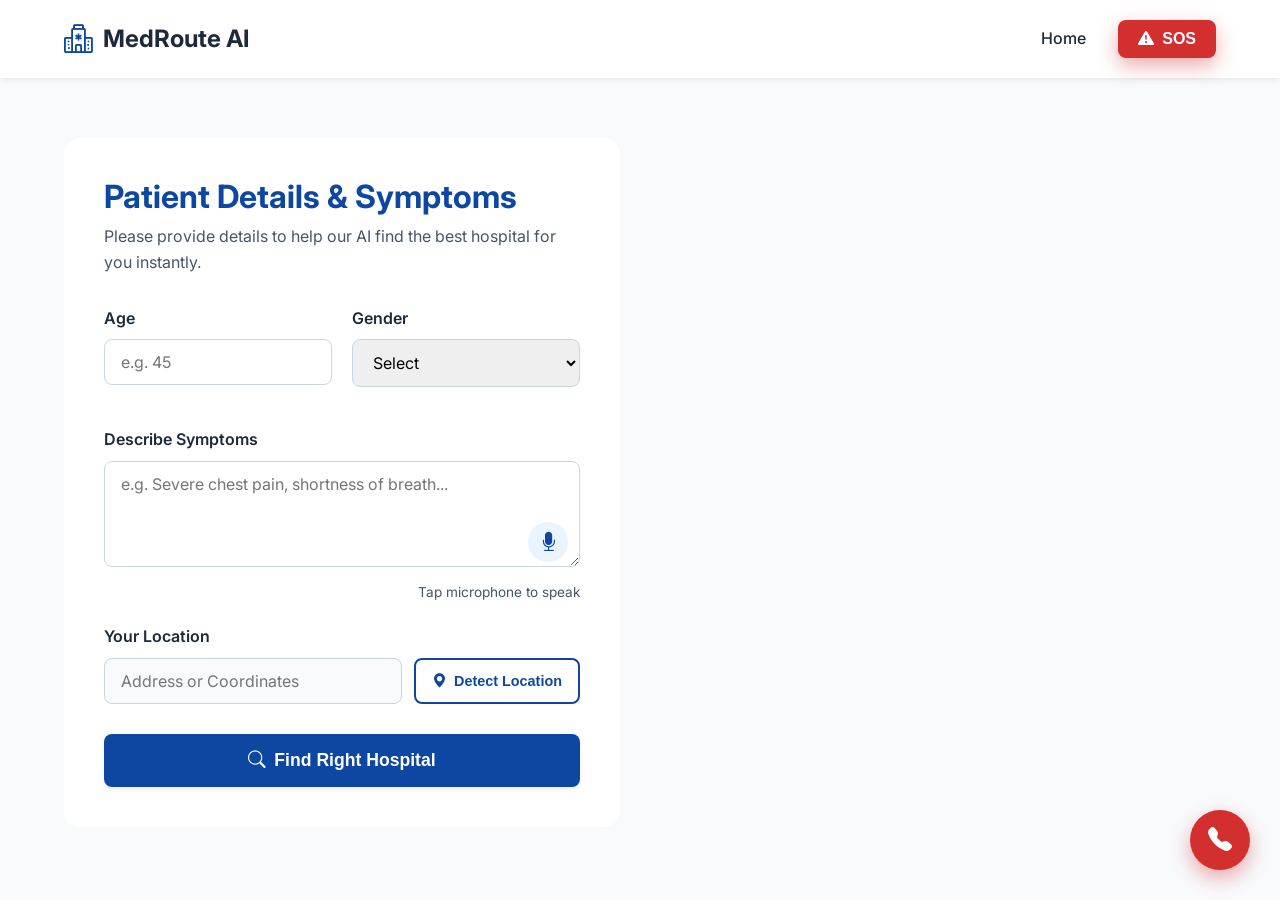
<file: ai-hospital-routing/frontend/input.html>
<!DOCTYPE html>
<html lang="en">
<head>
    <meta charset="UTF-8">
    <meta name="viewport" content="width=device-width, initial-scale=1.0">
    <title>Patient Input - MedRoute AI</title>
    <!-- Google Fonts -->
    <link rel="preconnect" href="https://fonts.googleapis.com">
    <link rel="preconnect" href="https://fonts.gstatic.com" crossorigin>
    <link href="https://fonts.googleapis.com/css2?family=Inter:wght@300;400;500;600;700&display=swap" rel="stylesheet">
    <!-- Bootstrap Icons -->
    <link rel="stylesheet" href="https://cdn.jsdelivr.net/npm/bootstrap-icons@1.11.3/font/bootstrap-icons.min.css">
    <link rel="stylesheet" href="style.css">
</head>
<body class="bg-alt">

    <!-- Floating SOS Button -->
    <button class="floating-sos sos-trigger" aria-label="Emergency SOS">
        <i class="bi bi-telephone-fill"></i>
    </button>

    <!-- Navigation -->
    <nav class="navbar">
        <div class="container nav-container">
            <a href="index.html" class="logo">
                <i class="bi bi-hospital text-accent"></i>
                <span>MedRoute AI</span>
            </a>
            
            <button class="mobile-toggle" aria-label="Toggle Menu">
                <i class="bi bi-list"></i>
            </button>

            <ul class="nav-links" id="nav-menu">
                <li><a href="index.html">Home</a></li>
                <li>
                    <button class="btn btn-sos sos-trigger">
                        <i class="bi bi-exclamation-triangle-fill"></i> SOS
                    </button>
                </li>
            </ul>
        </div>
    </nav>

    <!-- Main Content -->
    <main class="input-page-wrapper">
        <div class="container">
            <div class="input-grid">
                
                <!-- Left Column: Form -->
                <div class="form-section">
                    <div class="form-card shadow-lg">
                        <div class="form-header">
                            <h2>Patient Details & Symptoms</h2>
                            <p>Please provide details to help our AI find the best hospital for you instantly.</p>
                        </div>
                        
                        <form id="routing-form" class="routing-form">
                            <!-- Basic Info -->
                            <div class="form-row">
                                <div class="form-group">
                                    <label for="age">Age</label>
                                    <input type="number" id="age" name="age" placeholder="e.g. 45" required min="0" max="120">
                                </div>
                                <div class="form-group">
                                    <label for="gender">Gender</label>
                                    <select id="gender" name="gender" required>
                                        <option value="" disabled selected>Select</option>
                                        <option value="male">Male</option>
                                        <option value="female">Female</option>
                                        <option value="other">Other</option>
                                    </select>
                                </div>
                            </div>

                            <!-- Symptoms Input -->
                            <div class="form-group">
                                <label for="symptoms">Describe Symptoms</label>
                                <div class="textarea-wrapper">
                                    <textarea id="symptoms" name="symptoms" rows="4" placeholder="e.g. Severe chest pain, shortness of breath..." required></textarea>
                                    <button type="button" id="voice-btn" class="voice-btn" aria-label="Voice Input">
                                        <i class="bi bi-mic-fill"></i>
                                    </button>
                                </div>
                                <div id="voice-status" class="voice-status">Tap microphone to speak</div>
                            </div>

                            <!-- Location Input -->
                            <div class="form-group">
                                <label>Your Location</label>
                                <div class="location-wrapper">
                                    <input type="text" id="location" name="location" placeholder="Address or Coordinates" readonly required>
                                    <button type="button" id="gps-btn" class="btn btn-secondary btn-sm gps-btn">
                                        <i class="bi bi-geo-alt-fill"></i> Detect Location
                                    </button>
                                </div>
                            </div>

                            <button type="submit" class="btn btn-primary btn-full" id="submit-btn">
                                <i class="bi bi-search"></i> Find Right Hospital
                            </button>
                        </form>
                    </div>
                </div>

                <!-- Right Column: Results (Hidden by Default) -->
                <div class="results-section" id="results-section" style="display: none;">
                    <div class="results-header">
                        <h2>AI Recommendations</h2>
                        <div class="severity-badge" id="severity-badge">
                            <!-- Injected via JS -->
                        </div>
                    </div>
                    
                    <div class="loading-state" id="loading-state" style="display: none;">
                        <div class="spinner"></div>
                        <p>Analyzing symptoms and finding optimal routes...</p>
                    </div>

                    <div class="hospital-list" id="hospital-list">
                        <!-- Hospital Cards Injected via JS -->
                    </div>
                </div>

                <!-- Report Section (Next Slide) -->
                <div class="results-section" id="report-section" style="display: none;">
                    <div class="results-header">
                        <h2>Patient Report</h2>
                        <button type="button" class="btn btn-secondary btn-sm" id="back-to-results">
                            <i class="bi bi-arrow-left"></i> Back
                        </button>
                    </div>
                    
                    <div class="report-container" style="background: white; padding: 20px; border-radius: 12px; margin-bottom: 20px; box-shadow: 0 4px 15px rgba(0,0,0,0.05);">
                        <pre id="report-content" style="white-space: pre-wrap; font-family: 'Inter', sans-serif; font-size: 0.95rem; color: var(--clr-text-main);"></pre>
                    </div>

                    <div style="display: flex; gap: 15px; flex-direction: column;">
                        <button type="button" class="btn btn-primary btn-full" id="start-navigation-btn">
                            <i class="bi bi-cursor-fill"></i> Start Navigation
                        </button>
                        <button type="button" class="btn btn-outline btn-full" id="download-report-btn">
                            <i class="bi bi-download"></i> Download Report (.txt)
                        </button>
                    </div>
                </div>

            </div>
        </div>
    </main>

    <script src="script.js"></script>
    <script src="input.js"></script>
</body>
</html>
</file>
<file: ai-hospital-routing/frontend/style.css>
/* Custom Properties / Design Tokens */
:root {
    /* Colors */
    --clr-white: #ffffff;
    --clr-light-blue: #eaf4ff;
    --clr-deep-blue: #0d47a1;
    --clr-deep-blue-hover: #093375;
    --clr-red: #d32f2f;
    --clr-red-hover: #b71c1c;
    --clr-text-main: #1e293b;
    --clr-text-muted: #475569;
    --clr-bg-alt: #f8fafc;
    
    /* Typography */
    --font-main: 'Inter', sans-serif;
    
    /* Shadows */
    --shadow-sm: 0 4px 6px -1px rgba(0, 0, 0, 0.05), 0 2px 4px -1px rgba(0, 0, 0, 0.03);
    --shadow-md: 0 10px 15px -3px rgba(13, 71, 161, 0.08), 0 4px 6px -2px rgba(13, 71, 161, 0.04);
    --shadow-lg: 0 20px 25px -5px rgba(13, 71, 161, 0.1), 0 10px 10px -5px rgba(13, 71, 161, 0.04);
    --shadow-sos: 0 8px 20px rgba(211, 47, 47, 0.4);
    
    /* Transitions */
    --transition-fast: 0.2s ease;
    --transition-normal: 0.3s ease;
}

/* Base Styles */
* {
    margin: 0;
    padding: 0;
    box-sizing: border-box;
}

html {
    scroll-behavior: smooth;
}

body {
    font-family: var(--font-main);
    color: var(--clr-text-main);
    background-color: var(--clr-white);
    line-height: 1.6;
    overflow-x: hidden;
}

h1, h2, h3, h4, h5, h6 {
    font-weight: 700;
    line-height: 1.2;
    color: var(--clr-deep-blue);
}

p {
    color: var(--clr-text-muted);
}

a {
    text-decoration: none;
    color: inherit;
    transition: color var(--transition-fast);
}

ul {
    list-style: none;
}

img {
    max-width: 100%;
    height: auto;
    display: block;
}

/* Utilities */
.container {
    width: 90%;
    max-width: 1200px;
    margin: 0 auto;
}

.text-accent {
    color: var(--clr-deep-blue);
}

.text-center {
    text-align: center;
}

.bg-light {
    background-color: var(--clr-light-blue);
}

/* Buttons */
.btn {
    display: inline-flex;
    align-items: center;
    justify-content: center;
    gap: 8px;
    padding: 12px 28px;
    font-size: 1rem;
    font-weight: 600;
    border-radius: 8px;
    border: none;
    cursor: pointer;
    transition: transform var(--transition-fast), box-shadow var(--transition-fast), background-color var(--transition-fast);
}

.btn:hover {
    transform: translateY(-2px);
}

.btn-primary {
    background-color: var(--clr-deep-blue);
    color: var(--clr-white);
    box-shadow: var(--shadow-sm);
}

.btn-primary:hover {
    background-color: var(--clr-deep-blue-hover);
    box-shadow: var(--shadow-md);
    color: var(--clr-white);
}

.btn-secondary {
    background-color: var(--clr-white);
    color: var(--clr-deep-blue);
    border: 2px solid var(--clr-deep-blue);
}

.btn-secondary:hover {
    background-color: var(--clr-light-blue);
}

.btn-sos {
    background-color: var(--clr-red);
    color: var(--clr-white);
    padding: 10px 20px;
    box-shadow: var(--shadow-sos);
}

.btn-sos:hover {
    background-color: var(--clr-red-hover);
    box-shadow: 0 12px 24px rgba(211, 47, 47, 0.5);
    color: var(--clr-white);
}

.btn-lg {
    padding: 16px 36px;
    font-size: 1.125rem;
}

/* Floating SOS */
.floating-sos {
    position: fixed;
    bottom: 30px;
    right: 30px;
    width: 60px;
    height: 60px;
    border-radius: 50%;
    background-color: var(--clr-red);
    color: var(--clr-white);
    font-size: 1.5rem;
    border: none;
    cursor: pointer;
    box-shadow: var(--shadow-sos);
    z-index: 1000;
    display: flex;
    align-items: center;
    justify-content: center;
    transition: transform var(--transition-fast), box-shadow var(--transition-fast);
    animation: pulse-red 2s infinite;
}

.floating-sos:hover {
    transform: scale(1.1);
}

@keyframes pulse-red {
    0% {
        box-shadow: 0 0 0 0 rgba(211, 47, 47, 0.7);
    }
    70% {
        box-shadow: 0 0 0 15px rgba(211, 47, 47, 0);
    }
    100% {
        box-shadow: 0 0 0 0 rgba(211, 47, 47, 0);
    }
}

/* Navbar */
.navbar {
    background-color: rgba(255, 255, 255, 0.95);
    backdrop-filter: blur(10px);
    position: sticky;
    top: 0;
    z-index: 999;
    padding: 16px 0;
    box-shadow: var(--shadow-sm);
    transition: box-shadow var(--transition-normal);
}

.nav-container {
    display: flex;
    justify-content: space-between;
    align-items: center;
}

.logo {
    display: flex;
    align-items: center;
    gap: 10px;
    font-size: 1.5rem;
    font-weight: 700;
}

.logo i {
    font-size: 1.8rem;
}

.nav-links {
    display: flex;
    align-items: center;
    gap: 32px;
}

.nav-links li {
    display: flex;
    align-items: center;
}

.nav-links a:not(.btn) {
    font-weight: 500;
    color: var(--clr-text-main);
    position: relative;
    padding: 4px 0;
}

.nav-links a:not(.btn)::after {
    content: '';
    position: absolute;
    bottom: 0;
    left: 0;
    width: 0;
    height: 2px;
    background-color: var(--clr-deep-blue);
    transition: width var(--transition-normal);
}

.nav-links a:not(.btn):hover {
    color: var(--clr-deep-blue);
}

.nav-links a:not(.btn):hover::after {
    width: 100%;
}

.mobile-toggle {
    display: none;
    font-size: 2rem;
    background: none;
    border: none;
    color: var(--clr-deep-blue);
    cursor: pointer;
}

/* Hero Section */
.hero {
    padding: 100px 0;
    background: linear-gradient(135deg, var(--clr-white) 0%, var(--clr-light-blue) 100%);
    min-height: calc(100vh - 80px);
    display: flex;
    align-items: center;
}

.hero-container {
    display: grid;
    grid-template-columns: 1fr 1fr;
    gap: 60px;
    align-items: center;
}

.hero-content h1 {
    font-size: 3.5rem;
    margin-bottom: 24px;
}

.hero-content h2 {
    font-size: 1.5rem;
    font-weight: 500;
    color: var(--clr-text-muted);
    margin-bottom: 20px;
}

.hero-content p {
    font-size: 1.125rem;
    margin-bottom: 40px;
    max-width: 500px;
}

.hero-buttons {
    display: flex;
    gap: 16px;
}

.hero-img {
    border-radius: 20px;
    box-shadow: var(--shadow-lg);
}

/* Features Section */
.features {
    padding: 100px 0;
}

.section-title {
    margin-bottom: 60px;
}

.section-title h2 {
    font-size: 2.5rem;
    margin-bottom: 16px;
}

.section-title p {
    font-size: 1.125rem;
}

.features-grid {
    display: grid;
    grid-template-columns: repeat(auto-fit, minmax(250px, 1fr));
    gap: 30px;
}

.feature-card {
    background-color: var(--clr-white);
    padding: 40px 30px;
    border-radius: 16px;
    box-shadow: var(--shadow-md);
    transition: transform var(--transition-normal), box-shadow var(--transition-normal);
    text-align: center;
    border: 1px solid rgba(0, 0, 0, 0.03);
}

.feature-card:hover {
    transform: translateY(-10px);
    box-shadow: var(--shadow-lg);
}

.icon-wrapper {
    width: 70px;
    height: 70px;
    background-color: var(--clr-light-blue);
    color: var(--clr-deep-blue);
    border-radius: 50%;
    display: flex;
    align-items: center;
    justify-content: center;
    font-size: 2rem;
    margin: 0 auto 24px;
    transition: transform var(--transition-normal), background-color var(--transition-normal), color var(--transition-normal);
}

.feature-card:hover .icon-wrapper {
    background-color: var(--clr-deep-blue);
    color: var(--clr-white);
    transform: scale(1.1);
}

.feature-card h3 {
    font-size: 1.25rem;
    margin-bottom: 16px;
    color: var(--clr-text-main);
}

/* Trust Section */
.trust {
    padding: 100px 0;
    background-color: var(--clr-white);
}

.trust-container {
    display: grid;
    grid-template-columns: 1fr 1fr;
    gap: 60px;
    align-items: center;
}

.trust-content h2 {
    font-size: 2.5rem;
    margin-bottom: 24px;
}

.trust-content p {
    font-size: 1.125rem;
    margin-bottom: 40px;
}

.stats-grid {
    display: grid;
    grid-template-columns: repeat(3, 1fr);
    gap: 20px;
}

.stat-item h3 {
    font-size: 2.5rem;
    margin-bottom: 8px;
}

.stat-item p {
    font-size: 0.95rem;
    font-weight: 500;
}

.rounded-img {
    border-radius: 20px;
    box-shadow: var(--shadow-lg);
}

/* Call to Action */
.cta {
    background-color: var(--clr-deep-blue);
    padding: 80px 0;
    color: var(--clr-white);
}

.cta h2 {
    color: var(--clr-white);
    font-size: 2.5rem;
    margin-bottom: 16px;
}

.cta p {
    color: var(--clr-light-blue);
    font-size: 1.125rem;
    margin-bottom: 40px;
}

.cta-btn {
    background-color: var(--clr-white);
    color: var(--clr-deep-blue);
}

.cta-btn:hover {
    background-color: var(--clr-light-blue);
    color: var(--clr-deep-blue);
}

/* Footer */
.footer {
    background-color: var(--clr-bg-alt);
    padding: 60px 0 20px;
}

.footer-content {
    display: grid;
    grid-template-columns: 2fr 1fr 1fr;
    gap: 40px;
    margin-bottom: 40px;
}

.footer-brand p {
    margin-top: 16px;
    max-width: 300px;
}

.footer h4 {
    color: var(--clr-text-main);
    margin-bottom: 20px;
    font-size: 1.125rem;
}

.footer-links ul {
    display: flex;
    flex-direction: column;
    gap: 12px;
}

.footer-links a:hover {
    color: var(--clr-deep-blue);
}

.footer-contact p {
    display: flex;
    align-items: center;
    gap: 10px;
    margin-bottom: 12px;
}

.footer-bottom {
    text-align: center;
    padding-top: 20px;
    border-top: 1px solid rgba(0, 0, 0, 0.1);
}

/* Responsive */
@media (max-width: 992px) {
    .hero-container, .trust-container {
        grid-template-columns: 1fr;
        text-align: center;
    }
    
    .hero-content h1 {
        font-size: 3rem;
    }
    
    .hero-content p {
        margin: 0 auto 40px;
    }
    
    .hero-buttons {
        justify-content: center;
    }

    .trust-container {
        grid-template-columns: 1fr;
    }

    .trust-content {
        order: 2;
    }

    .trust-image {
        order: 1;
        margin-bottom: 40px;
    }

    .footer-content {
        grid-template-columns: 1fr;
        text-align: center;
    }

    .footer-brand p {
        margin: 16px auto 0;
    }

    .footer-contact p {
        justify-content: center;
    }
}

@media (max-width: 768px) {
    .mobile-toggle {
        display: block;
    }
    
    .nav-links {
        position: absolute;
        top: 100%;
        left: 0;
        width: 100%;
        background-color: var(--clr-white);
        flex-direction: column;
        padding: 20px 0;
        box-shadow: var(--shadow-md);
        display: none;
        gap: 20px;
    }

    .nav-links.active {
        display: flex;
    }
    
    .hero-content h1 {
        font-size: 2.5rem;
    }
    
    .hero-buttons {
        flex-direction: column;
    }
    
    .stats-grid {
        grid-template-columns: 1fr;
        gap: 30px;
    }
}

/* Input Page Styles */
.bg-alt {
    background-color: var(--clr-bg-alt);
}

.input-page-wrapper {
    padding: 60px 0;
    min-height: calc(100vh - 80px);
}

.input-grid {
    display: grid;
    grid-template-columns: 1fr 1fr;
    gap: 40px;
}

.form-card {
    background-color: var(--clr-white);
    border-radius: 16px;
    padding: 40px;
}

.form-header {
    margin-bottom: 30px;
}

.form-header h2 {
    font-size: 2rem;
    margin-bottom: 8px;
}

.form-row {
    display: flex;
    gap: 20px;
    margin-bottom: 20px;
}

.form-group {
    flex: 1;
    margin-bottom: 20px;
}

.form-group label {
    display: block;
    font-weight: 600;
    margin-bottom: 8px;
    color: var(--clr-text-main);
}

.form-group input, .form-group select, .form-group textarea {
    width: 100%;
    padding: 12px 16px;
    border: 1px solid #cbd5e1;
    border-radius: 8px;
    font-family: inherit;
    font-size: 1rem;
    transition: border-color var(--transition-fast), box-shadow var(--transition-fast);
}

.form-group input:focus, .form-group select:focus, .form-group textarea:focus {
    outline: none;
    border-color: var(--clr-deep-blue);
    box-shadow: 0 0 0 3px rgba(13, 71, 161, 0.1);
}

.textarea-wrapper {
    position: relative;
}

.voice-btn {
    position: absolute;
    bottom: 12px;
    right: 12px;
    background: var(--clr-light-blue);
    color: var(--clr-deep-blue);
    border: none;
    width: 40px;
    height: 40px;
    border-radius: 50%;
    font-size: 1.2rem;
    cursor: pointer;
    transition: all var(--transition-fast);
    display: flex;
    align-items: center;
    justify-content: center;
}

.voice-btn:hover {
    background: var(--clr-deep-blue);
    color: var(--clr-white);
}

.voice-btn.recording {
    background: var(--clr-red);
    color: var(--clr-white);
    animation: pulse-red 1.5s infinite;
}

.voice-status {
    font-size: 0.85rem;
    color: var(--clr-text-muted);
    margin-top: 8px;
    text-align: right;
}

.location-wrapper {
    display: flex;
    gap: 12px;
}

.location-wrapper input {
    flex: 1;
    background-color: var(--clr-bg-alt);
    color: var(--clr-text-muted);
}

.btn-sm {
    padding: 8px 16px;
    font-size: 0.9rem;
}

.btn-full {
    width: 100%;
    padding: 16px;
    font-size: 1.1rem;
    margin-top: 10px;
}

/* Results Section */
.results-section {
    background-color: var(--clr-white);
    border-radius: 16px;
    padding: 40px;
    box-shadow: var(--shadow-md);
    border-top: 4px solid var(--clr-deep-blue);
}

.results-header {
    display: flex;
    justify-content: space-between;
    align-items: center;
    margin-bottom: 30px;
    padding-bottom: 15px;
    border-bottom: 1px solid #e2e8f0;
}

.results-header h2 {
    font-size: 1.8rem;
}

.severity-badge {
    padding: 8px 16px;
    border-radius: 20px;
    font-weight: 700;
    font-size: 0.9rem;
}

.severity-critical {
    background-color: #fee2e2;
    color: var(--clr-red);
}

.severity-moderate {
    background-color: #fef3c7;
    color: #d97706;
}

.severity-mild {
    background-color: #dcfce7;
    color: #16a34a;
}

.loading-state {
    text-align: center;
    padding: 40px 0;
}

.spinner {
    width: 40px;
    height: 40px;
    border: 4px solid var(--clr-light-blue);
    border-top: 4px solid var(--clr-deep-blue);
    border-radius: 50%;
    margin: 0 auto 20px;
    animation: spin 1s linear infinite;
}

@keyframes spin {
    0% { transform: rotate(0deg); }
    100% { transform: rotate(360deg); }
}

.hospital-card {
    border: 1px solid #e2e8f0;
    border-radius: 12px;
    padding: 20px;
    margin-bottom: 16px;
    transition: transform var(--transition-fast), box-shadow var(--transition-fast);
}

.hospital-card:hover {
    transform: translateY(-2px);
    box-shadow: var(--shadow-sm);
    border-color: #cbd5e1;
}

.hospital-card.recommended {
    border: 2px solid var(--clr-deep-blue);
    background-color: #f8faff;
}

.hospital-card-header {
    display: flex;
    justify-content: space-between;
    margin-bottom: 12px;
}

.hospital-name {
    font-size: 1.25rem;
    font-weight: 700;
    color: var(--clr-text-main);
}

.hospital-dist {
    font-weight: 600;
    color: var(--clr-deep-blue);
}

.hospital-stats {
    display: flex;
    gap: 20px;
    margin-bottom: 16px;
    font-size: 0.95rem;
}

.hospital-stat-item {
    display: flex;
    align-items: center;
    gap: 6px;
    color: var(--clr-text-muted);
}

.btn-outline {
    background: transparent;
    border: 1px solid var(--clr-deep-blue);
    color: var(--clr-deep-blue);
    width: 100%;
}

.btn-outline:hover {
    background: var(--clr-light-blue);
}

/* Responsive Input Page */
@media (max-width: 992px) {
    .input-grid {
        grid-template-columns: 1fr;
    }
}
</file>
